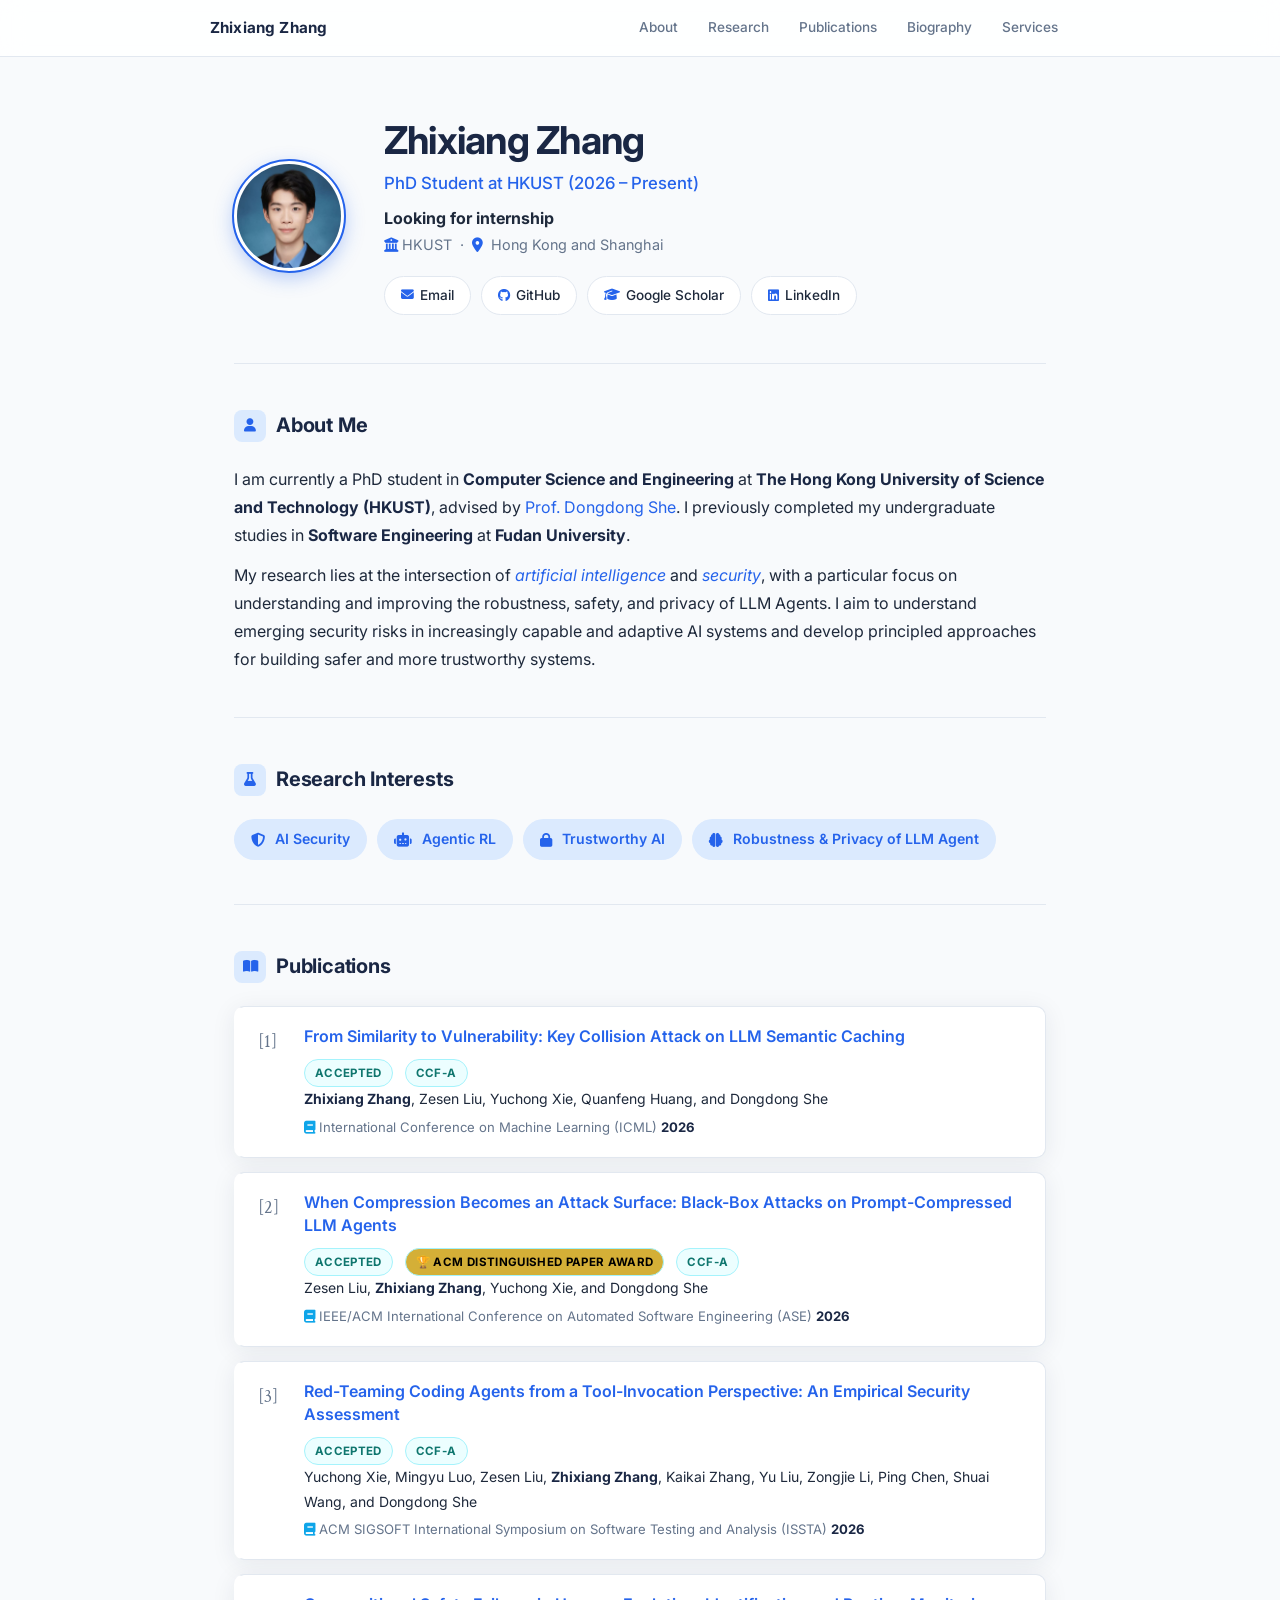
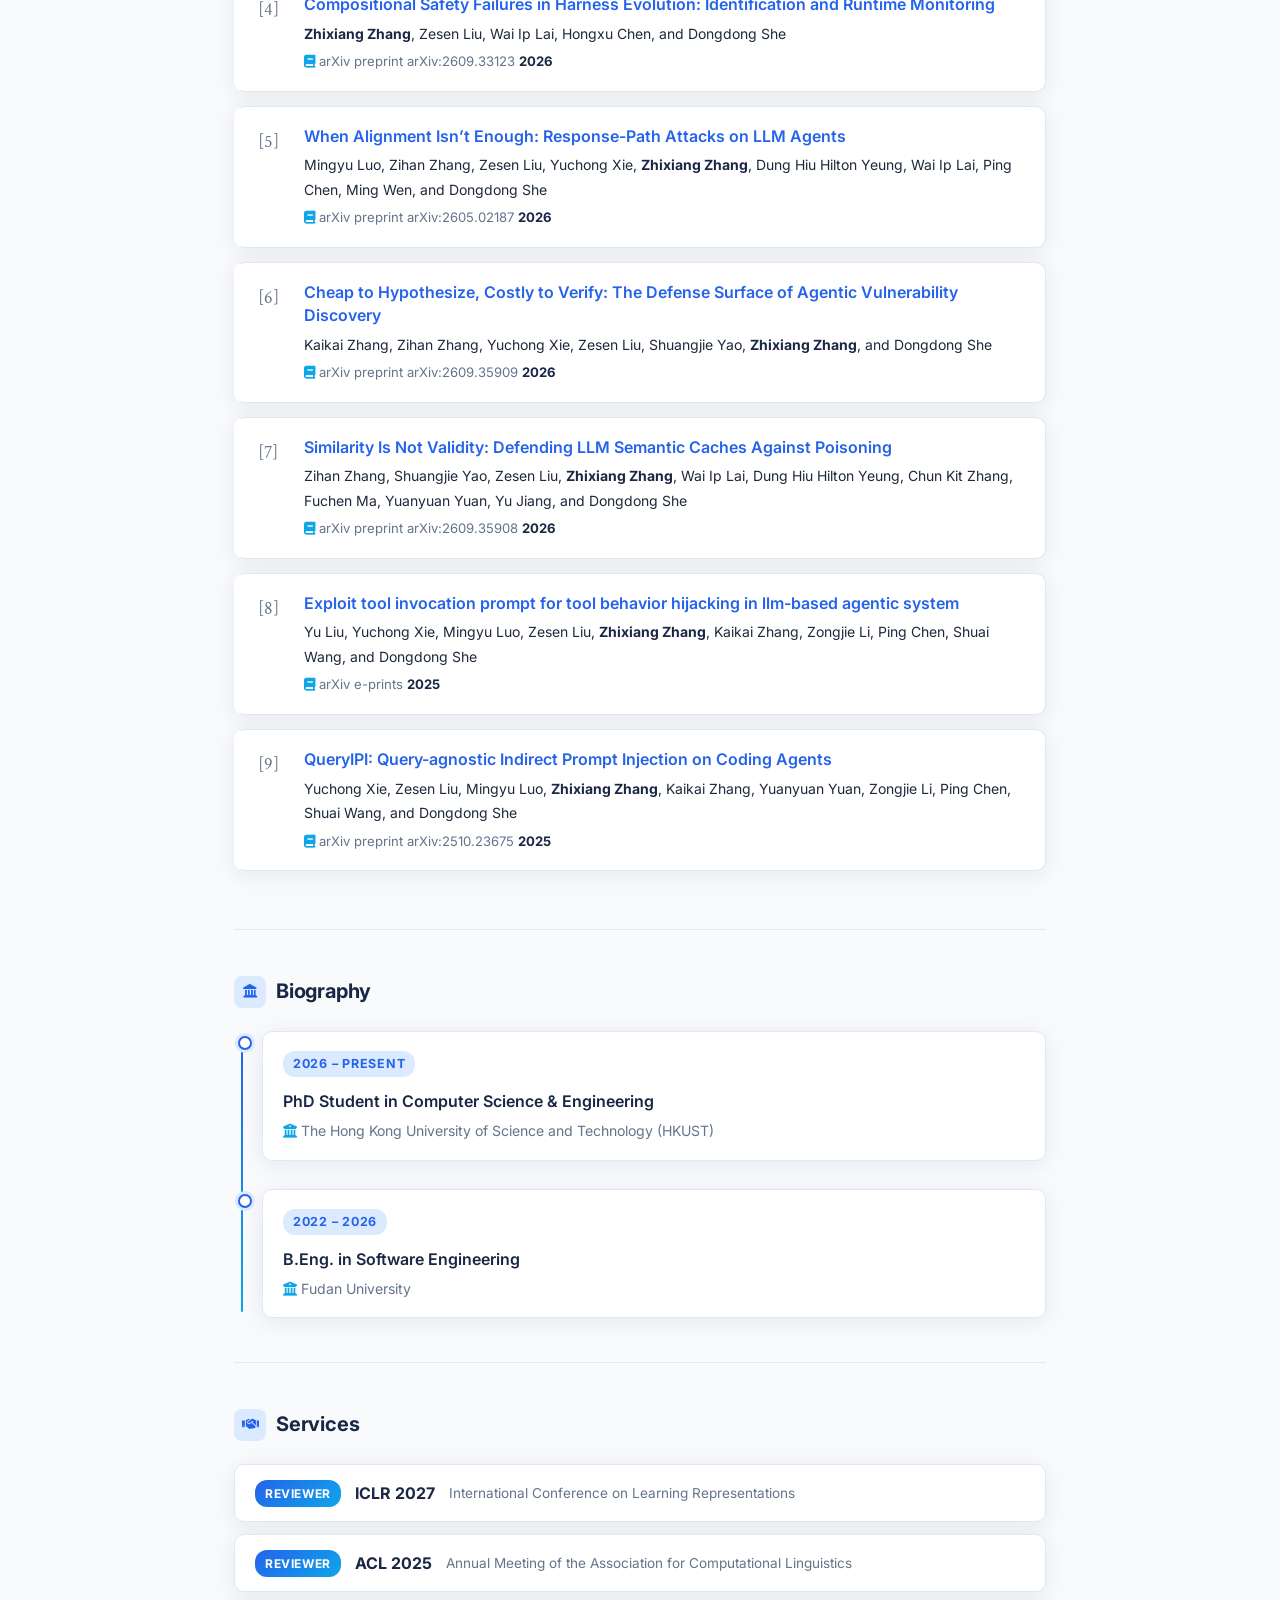
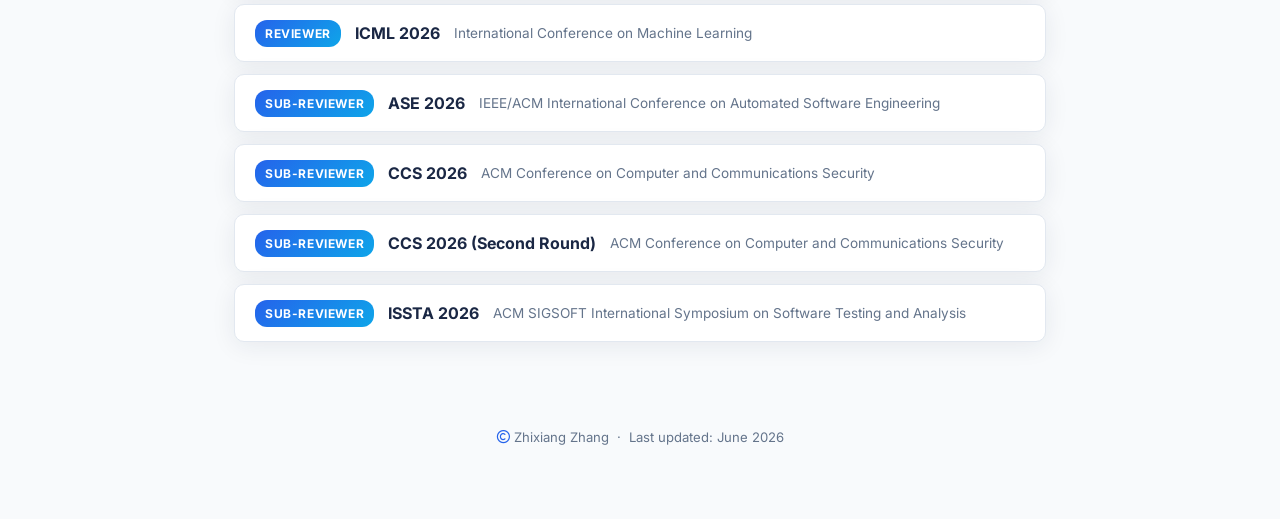
<file: index.html>
<!DOCTYPE html>
<html lang="en">
<head>
    <!-- Google tag (gtag.js) -->
    <script async src="https://www.googletagmanager.com/gtag/js?id=G-J71MTXM63K"></script>
    <script>
        window.dataLayer = window.dataLayer || [];
        function gtag(){dataLayer.push(arguments);}
        gtag('js', new Date());
        gtag('config', 'G-J71MTXM63K');
    </script>
    <meta charset="UTF-8">
    <meta name="viewport" content="width=device-width, initial-scale=1.0">
    <title>Zhixiang Zhang | Fudan & HKUST</title>
    <link rel="stylesheet" href="style.css?v=2">
    <link href="https://fonts.googleapis.com/css2?family=Inter:wght@300;400;500;600;700&family=Crimson+Text:ital,wght@0,400;0,600;1,400&display=swap" rel="stylesheet">
    <link rel="stylesheet" href="https://cdnjs.cloudflare.com/ajax/libs/font-awesome/6.5.0/css/all.min.css">
</head>
<body>
    <!-- Top navigation bar -->
    <nav class="topnav">
        <div class="nav-inner">
            <span class="nav-name">Zhixiang Zhang</span>
            <div class="nav-links">
                <a href="#about">About</a>
                <a href="#research-interests">Research</a>
                <a href="#publications">Publications</a>
                <a href="#biography">Biography</a>
                <a href="#services">Services</a>
            </div>
        </div>
    </nav>

    <div class="page-wrapper">
        <!-- Hero / Profile -->
        <header class="hero">
            <div class="hero-avatar">
                <img src="avatar.jpg" alt="Zhixiang Zhang" class="avatar-img" style="width:110px;height:110px;border-radius:50%;object-fit:cover;object-position:center top;display:block;">
            </div>
            <div class="hero-info">
                <h1>Zhixiang Zhang</h1>
                <p class="hero-title">PhD Student at HKUST (2026 – Present)</p>
                <p class="hero-status"><strong>Looking for internship</strong></p>
                <p class="hero-affil">
                    <i class="fas fa-university"></i>&nbsp;HKUST &nbsp;·&nbsp;
                    <i class="fas fa-map-marker-alt"></i>&nbsp; Hong Kong and Shanghai 
                </p>
                <div class="contact-links">
                    <a href="mailto:zzx031011@gmail.com" class="btn-link">
                        <i class="fas fa-envelope"></i> Email
                    </a>
                    <a href="https://github.com/Zzx1011" target="_blank" class="btn-link">
                        <i class="fab fa-github"></i> GitHub
                    </a>
                    <a href="https://scholar.google.com/citations?user=EkCwgfYAAAAJ" target="_blank" class="btn-link">
                        <i class="fas fa-graduation-cap"></i> Google Scholar
                    </a>
                    <a href="https://www.linkedin.com/in/zhixiang-zhang-319ab9356/" target="_blank" class="btn-link">
                        <i class="fab fa-linkedin"></i> LinkedIn
                    </a>
                </div>
            </div>
        </header>

        <main>
            <!-- About -->
            <section id="about">
                <h2><span class="section-icon"><i class="fas fa-user"></i></span>About Me</h2>
                <p>I am currently a PhD student in <strong>Computer Science and Engineering</strong> at <strong>The Hong Kong University of Science and Technology (HKUST)</strong>, advised by <a href="https://cse.hkust.edu.hk/~dongdong/" target="_blank" rel="noopener noreferrer">Prof. Dongdong She</a>. I previously completed my undergraduate studies in <strong>Software Engineering</strong> at <strong>Fudan University</strong>.</p>
                <p>My research lies at the intersection of <em>artificial intelligence</em> and <em>security</em>, with a particular focus on understanding and improving the robustness, safety, and privacy of LLM Agents. I aim to understand emerging security risks in increasingly capable and adaptive AI systems and develop principled approaches for building safer and more trustworthy systems.</p>
            </section>

            <!-- Research Interests -->
            <section id="research-interests">
                <h2><span class="section-icon"><i class="fas fa-flask"></i></span>Research Interests</h2>
                <div class="interest-tags">
                    <span class="tag"><i class="fas fa-shield-alt"></i>&nbsp;AI Security</span>
                    <span class="tag"><i class="fas fa-robot"></i>&nbsp;Agentic RL</span>
                    <span class="tag"><i class="fas fa-lock"></i>&nbsp;Trustworthy AI</span>
                    <span class="tag"><i class="fas fa-brain"></i>&nbsp;Robustness &amp; Privacy of LLM Agent</span>
                </div>
            </section>

            <!-- Publications -->
            <section id="publications">
                <h2><span class="section-icon"><i class="fas fa-book-open"></i></span>Publications</h2>
                <div id="publication-list">
                    <div class="pub-skeleton">
                        <div class="skeleton-line long"></div>
                        <div class="skeleton-line medium"></div>
                        <div class="skeleton-line short"></div>
                    </div>
                </div>
            </section>

            <!-- Biography -->
            <section id="biography">
                <h2><span class="section-icon"><i class="fas fa-landmark"></i></span>Biography</h2>
                <div class="timeline">
                    <div class="timeline-item">
                        <div class="timeline-dot"></div>
                        <div class="timeline-content">
                            <span class="timeline-year">2026 – Present</span>
                            <p class="timeline-title">PhD Student in Computer Science &amp; Engineering</p>
                            <p class="timeline-place"><i class="fas fa-university"></i>&nbsp;The Hong Kong University of Science and Technology (HKUST)</p>
                        </div>
                    </div>
                    <div class="timeline-item">
                        <div class="timeline-dot"></div>
                        <div class="timeline-content">
                            <span class="timeline-year">2022 – 2026</span>
                            <p class="timeline-title">B.Eng. in Software Engineering</p>
                            <p class="timeline-place"><i class="fas fa-university"></i>&nbsp;Fudan University</p>
                        </div>
                    </div>
                </div>
            </section>

            <!-- Services -->
            <section id="services">
                <h2><span class="section-icon"><i class="fas fa-handshake"></i></span>Services</h2>
                <div class="service-list">
                    <div class="service-item">
                        <span class="service-badge">Reviewer</span>
                        <span class="service-venue">ICLR 2027</span>
                        <span class="service-type">International Conference on Learning Representations</span>
                    </div>
                    <div class="service-item">
                        <span class="service-badge">Reviewer</span>
                        <span class="service-venue">ACL 2025</span>
                        <span class="service-type">Annual Meeting of the Association for Computational Linguistics</span>
                    </div>
                    <div class="service-item">
                        <span class="service-badge">Reviewer</span>
                        <span class="service-venue">ICML 2026</span>
                        <span class="service-type">International Conference on Machine Learning</span>
                    </div>
                    <div class="service-item">
                        <span class="service-badge">Sub-Reviewer</span>
                        <span class="service-venue">ASE 2026</span>
                        <span class="service-type">IEEE/ACM International Conference on Automated Software Engineering</span>
                    </div>
                    <div class="service-item">
                        <span class="service-badge">Sub-Reviewer</span>
                        <span class="service-venue">CCS 2026</span>
                        <span class="service-type">ACM Conference on Computer and Communications Security</span>
                    </div>
                    <div class="service-item">
                        <span class="service-badge">Sub-Reviewer</span>
                        <span class="service-venue">CCS 2026 (Second Round)</span>
                        <span class="service-type">ACM Conference on Computer and Communications Security</span>
                    </div>
                    <div class="service-item">
                        <span class="service-badge">Sub-Reviewer</span>
                        <span class="service-venue">ISSTA 2026</span>
                        <span class="service-type">ACM SIGSOFT International Symposium on Software Testing and Analysis</span>
                    </div>
                </div>
            </section>
        </main>

        <footer>
            <p><i class="far fa-copyright"></i> Zhixiang Zhang &nbsp;·&nbsp; Last updated: June 2026</p>
        </footer>
    </div>

    <script>
        const publications = [
            {
                title: "From Similarity to Vulnerability: Key Collision Attack on LLM Semantic Caching",
                url: "https://arxiv.org/abs/2601.23088",
                authors: "Zhixiang Zhang and Zesen Liu and Yuchong Xie and Quanfeng Huang and Dongdong She",
                venue: "International Conference on Machine Learning (ICML)",
                year: 2026,
                num_citations: 0,
                status: "Accepted",
                ccfA: true
            },
            {
                title: "When Compression Becomes an Attack Surface: Black-Box Attacks on Prompt-Compressed LLM Agents",
                url: "https://arxiv.org/abs/2510.22963",
                authors: "Zesen Liu and Zhixiang Zhang and Yuchong Xie and Dongdong She",
                venue: "IEEE/ACM International Conference on Automated Software Engineering (ASE)",
                year: 2026,
                num_citations: 0,
                status: "Accepted",
                award: "ACM Distinguished Paper Award",
                ccfA: true
            },
            {
                title: "When Alignment Isn’t Enough: Response-Path Attacks on LLM Agents",
                url: "https://arxiv.org/abs/2605.02187v1",
                authors: "Mingyu Luo and Zihan Zhang and Zesen Liu and Yuchong Xie and Zhixiang Zhang and Dung Hiu Hilton Yeung and Wai Ip Lai and Ping Chen and Ming Wen and Dongdong She",
                venue: "arXiv preprint arXiv:2605.02187",
                year: 2026,
                num_citations: 0
            },
            {
                title: "Exploit tool invocation prompt for tool behavior hijacking in llm-based agentic system",
                url: "https://arxiv.org/abs/2509.05755v1",
                authors: "Yu Liu and Yuchong Xie and Mingyu Luo and Zesen Liu and Zhixiang Zhang and Kaikai Zhang and Zongjie Li and Ping Chen and Shuai Wang and Dongdong She",
                venue: "arXiv e-prints",
                year: 2025,
                num_citations: 3
            },
            {
                title: "QueryIPI: Query-agnostic Indirect Prompt Injection on Coding Agents",
                url: "https://arxiv.org/abs/2510.23675",
                authors: "Yuchong Xie and Zesen Liu and Mingyu Luo and Zhixiang Zhang and Kaikai Zhang and Yuanyuan Yuan and Zongjie Li and Ping Chen and Shuai Wang and Dongdong She",
                venue: "arXiv preprint arXiv:2510.23675",
                year: 2025,
                num_citations: 1
            },
            {
                title: "Red-Teaming Coding Agents from a Tool-Invocation Perspective: An Empirical Security Assessment",
                url: "https://arxiv.org/abs/2509.05755v6",
                authors: "Yuchong Xie and Mingyu Luo and Zesen Liu and Zhixiang Zhang and Kaikai Zhang and Yu Liu and Zongjie Li and Ping Chen and Shuai Wang and Dongdong She",
                venue: "ACM SIGSOFT International Symposium on Software Testing and Analysis (ISSTA)",
                year: 2026,
                num_citations: 0,
                status: "Accepted",
                ccfA: true
            },
            {
                title: "Cheap to Hypothesize, Costly to Verify: The Defense Surface of Agentic Vulnerability Discovery",
                url: "https://arxiv.org/abs/2609.35909",
                authors: "Kaikai Zhang and Zihan Zhang and Yuchong Xie and Zesen Liu and Shuangjie Yao and Zhixiang Zhang and Dongdong She",
                venue: "arXiv preprint arXiv:2609.35909",
                year: 2026,
                num_citations: 0
            },
            {
                title: "Similarity Is Not Validity: Defending LLM Semantic Caches Against Poisoning",
                url: "https://arxiv.org/abs/2609.35908",
                authors: "Zihan Zhang and Shuangjie Yao and Zesen Liu and Zhixiang Zhang and Wai Ip Lai and Dung Hiu Hilton Yeung and Chun Kit Zhang and Fuchen Ma and Yuanyuan Yuan and Yu Jiang and Dongdong She",
                venue: "arXiv preprint arXiv:2609.35908",
                year: 2026,
                num_citations: 0
            },
            {
                title: "Compositional Safety Failures in Harness Evolution: Identification and Runtime Monitoring",
                url: "https://arxiv.org/abs/2609.33123",
                authors: "Zhixiang Zhang and Zesen Liu and Wai Ip Lai and Hongxu Chen and Dongdong She",
                venue: "arXiv preprint arXiv:2609.33123",
                year: 2026,
                num_citations: 0
            }
        ];

        const publicationPriority = {
            "From Similarity to Vulnerability: Key Collision Attack on LLM Semantic Caching": 0,
            "When Compression Becomes an Attack Surface: Black-Box Attacks on Prompt-Compressed LLM Agents": 1,
            "Red-Teaming Coding Agents from a Tool-Invocation Perspective: An Empirical Security Assessment": 2,
            "Compositional Safety Failures in Harness Evolution: Identification and Runtime Monitoring": 3
        };

        function formatAuthors(authors) {
            const parts = authors.split(/\s+and\s+/).filter(Boolean);
            let formatted = authors;

            if (parts.length > 1) {
                if (parts.length === 2) {
                    formatted = `${parts[0]} and ${parts[1]}`;
                } else {
                    formatted = `${parts.slice(0, -1).join(', ')}, and ${parts[parts.length - 1]}`;
                }
            }

            return formatted.replaceAll('Zhixiang Zhang', '<strong>Zhixiang Zhang</strong>');
        }

        function renderPublications(publications) {
            const container = document.getElementById('publication-list');
            container.innerHTML = '';

            if (publications.length > 0) {
                publications.forEach((pub, idx) => {
                    const badges = [];
                    if (pub.status) badges.push(`<span class="pub-badge">${pub.status}</span>`);
                    if (pub.award) badges.push(`<span class="pub-badge pub-badge-award" style="background-color:#d4af37;color:#000;">🏆 ${pub.award}</span>`);
                    if (pub.ccfA) badges.push(`<span class="pub-badge pub-badge-secondary">CCF-A</span>`);
                    const statusMarkup = badges.join('');
                    const item = document.createElement('div');
                    item.className = 'pub-item';
                    item.innerHTML = `
                        <div class="pub-index">[${idx + 1}]</div>
                        <div class="pub-body">
                            <div class="pub-title-row">
                                <p class="pub-title"><a href="${pub.url}" target="_blank" rel="noopener noreferrer">${pub.title}</a></p>
                                ${statusMarkup}
                            </div>
                            <p class="pub-authors">${formatAuthors(pub.authors)}</p>
                            <p class="pub-venue"><i class="fas fa-book"></i>&nbsp;${pub.venue} <strong>${pub.year}</strong></p>
                        </div>
                    `;
                    container.appendChild(item);
                });
            } else {
                container.innerHTML = '<p class="pub-empty">Check back soon for new publications.</p>';
            }
        }

        const sortedPublications = [...publications].sort((a, b) => {
            const aPriority = publicationPriority[a.title] ?? 999;
            const bPriority = publicationPriority[b.title] ?? 999;
            if (aPriority !== bPriority) return aPriority - bPriority;

            const aAccepted = Boolean(a.status);
            const bAccepted = Boolean(b.status);
            if (aAccepted !== bAccepted) return aAccepted ? -1 : 1;
            return b.year - a.year;
        });

        renderPublications(sortedPublications);

        /* Smooth active nav highlight on scroll */
        const sections = document.querySelectorAll('section[id]');
        const navLinks = document.querySelectorAll('.nav-links a');
        window.addEventListener('scroll', () => {
            let current = '';
            sections.forEach(sec => {
                if (window.scrollY >= sec.offsetTop - 80) current = sec.getAttribute('id');
            });
            navLinks.forEach(a => {
                a.classList.toggle('active', a.getAttribute('href') === '#' + current);
            });
        });
    </script>
</body>
</html>
</file>
<file: style.css>
/* ============================================================
   Base & Reset
   ============================================================ */
*, *::before, *::after { box-sizing: border-box; margin: 0; padding: 0; }

:root {
    --navy:    #1a2744;
    --blue:    #2563eb;
    --blue-lt: #dbeafe;
    --accent:  #0ea5e9;
    --text:    #1e293b;
    --muted:   #64748b;
    --border:  #e2e8f0;
    --bg:      #f8fafc;
    --white:   #ffffff;
    --radius:  10px;
    --shadow:  0 4px 24px rgba(30,41,59,.08);
    --shadow-hover: 0 8px 32px rgba(37,99,235,.13);
    --font-body: 'Inter', -apple-system, sans-serif;
    --font-serif: 'Crimson Text', Georgia, serif;
}

html { scroll-behavior: smooth; }

body {
    font-family: var(--font-body);
    font-size: 16px;
    line-height: 1.75;
    color: var(--text);
    background: var(--bg);
}

a { color: var(--blue); text-decoration: none; }
a:hover { text-decoration: underline; }

/* ============================================================
   Top Navigation
   ============================================================ */
.topnav {
    position: sticky;
    top: 0;
    z-index: 100;
    background: rgba(255,255,255,.85);
    backdrop-filter: blur(12px);
    -webkit-backdrop-filter: blur(12px);
    border-bottom: 1px solid var(--border);
    padding: 0 20px;
}

.nav-inner {
    max-width: 860px;
    margin: 0 auto;
    display: flex;
    align-items: center;
    justify-content: space-between;
    height: 56px;
}

.nav-name {
    font-weight: 700;
    font-size: .95rem;
    color: var(--navy);
    letter-spacing: .01em;
}

.nav-links { display: flex; gap: 6px; }

.nav-links a {
    font-size: .85rem;
    font-weight: 500;
    color: var(--muted);
    padding: 5px 12px;
    border-radius: 20px;
    transition: background .2s, color .2s;
}

.nav-links a:hover,
.nav-links a.active {
    background: var(--blue-lt);
    color: var(--blue);
    text-decoration: none;
}

/* ============================================================
   Page Wrapper
   ============================================================ */
.page-wrapper {
    max-width: 860px;
    margin: 0 auto;
    padding: 0 24px 60px;
}

/* ============================================================
   Hero / Header
   ============================================================ */
.hero {
    display: flex;
    align-items: center;
    gap: 40px;
    padding: 60px 0 48px;
    border-bottom: 1px solid var(--border);
}

/* Avatar */
.hero-avatar { flex-shrink: 0; }

.avatar-img {
    width: 110px;
    height: 110px;
    border-radius: 50%;
    object-fit: cover;
    object-position: center top;
    box-shadow: 0 6px 20px rgba(37,99,235,.35);
    border: 3px solid var(--white);
    outline: 2px solid var(--blue);
}

/* Info */
.hero-info h1 {
    font-size: 2.4rem;
    font-weight: 700;
    color: var(--navy);
    letter-spacing: -.02em;
    line-height: 1.2;
    margin-bottom: 6px;
}

.hero-title {
    font-size: 1.05rem;
    color: var(--blue);
    font-weight: 500;
    margin-bottom: 6px;
}

.hero-affil {
    font-size: .9rem;
    color: var(--muted);
    margin-bottom: 18px;
}

.hero-affil i { color: var(--blue); }

/* Contact buttons */
.contact-links { display: flex; flex-wrap: wrap; gap: 10px; }

.btn-link {
    display: inline-flex;
    align-items: center;
    gap: 6px;
    padding: 7px 16px;
    border: 1.5px solid var(--border);
    border-radius: 24px;
    font-size: .85rem;
    font-weight: 500;
    color: var(--text);
    background: var(--white);
    transition: all .2s;
}

.btn-link i { font-size: .8rem; color: var(--blue); }

.btn-link:hover {
    border-color: var(--blue);
    background: var(--blue-lt);
    color: var(--blue);
    text-decoration: none;
    transform: translateY(-1px);
    box-shadow: 0 4px 12px rgba(37,99,235,.15);
}

/* ============================================================
   Sections — Common
   ============================================================ */
main section {
    padding: 44px 0;
    border-bottom: 1px solid var(--border);
}

main section:last-child { border-bottom: none; }

h2 {
    display: flex;
    align-items: center;
    gap: 10px;
    font-size: 1.25rem;
    font-weight: 700;
    color: var(--navy);
    margin-bottom: 22px;
    letter-spacing: -.01em;
}

.section-icon {
    width: 32px;
    height: 32px;
    border-radius: 8px;
    background: var(--blue-lt);
    color: var(--blue);
    display: inline-flex;
    align-items: center;
    justify-content: center;
    font-size: .85rem;
    flex-shrink: 0;
}

/* About prose */
#about p {
    color: var(--text);
    margin-bottom: 12px;
    font-size: 1rem;
}
#about p:last-child { margin-bottom: 0; }
#about strong { color: var(--navy); }
#about em { font-style: italic; color: var(--blue); }

/* ============================================================
   Research Interest Tags
   ============================================================ */
.interest-tags { display: flex; flex-wrap: wrap; gap: 10px; }

.tag {
    display: inline-flex;
    align-items: center;
    gap: 6px;
    background: var(--blue-lt);
    color: var(--blue);
    padding: 7px 16px;
    border-radius: 24px;
    font-size: .88rem;
    font-weight: 600;
    border: 1.5px solid transparent;
    transition: all .2s;
    cursor: default;
}

.tag:hover {
    background: var(--blue);
    color: #fff;
    box-shadow: 0 4px 12px rgba(37,99,235,.3);
}

/* ============================================================
   Biography — Timeline
   ============================================================ */
.timeline { position: relative; padding-left: 28px; }

.timeline::before {
    content: '';
    position: absolute;
    left: 7px;
    top: 6px;
    bottom: 6px;
    width: 2px;
    background: linear-gradient(to bottom, var(--blue), var(--accent));
    border-radius: 2px;
}

.timeline-item {
    position: relative;
    margin-bottom: 28px;
}
.timeline-item:last-child { margin-bottom: 0; }

.timeline-dot {
    position: absolute;
    left: -24px;
    top: 5px;
    width: 14px;
    height: 14px;
    border-radius: 50%;
    background: var(--white);
    border: 2.5px solid var(--blue);
    box-shadow: 0 0 0 3px var(--blue-lt);
}

.timeline-content {
    background: var(--white);
    border: 1px solid var(--border);
    border-radius: var(--radius);
    padding: 16px 20px;
    box-shadow: var(--shadow);
    transition: box-shadow .2s, transform .2s;
}

.timeline-content:hover {
    box-shadow: var(--shadow-hover);
    transform: translateX(3px);
}

.timeline-year {
    display: inline-block;
    font-size: .78rem;
    font-weight: 700;
    letter-spacing: .06em;
    text-transform: uppercase;
    color: var(--blue);
    background: var(--blue-lt);
    padding: 2px 10px;
    border-radius: 12px;
    margin-bottom: 6px;
}

.timeline-title {
    font-size: 1rem;
    font-weight: 600;
    color: var(--navy);
    margin: 4px 0 4px;
}

.timeline-place {
    font-size: .88rem;
    color: var(--muted);
}

.timeline-place i { color: var(--accent); }

/* ============================================================
   Services
   ============================================================ */
.service-list { display: flex; flex-direction: column; gap: 12px; }

.service-item {
    display: flex;
    align-items: center;
    gap: 14px;
    background: var(--white);
    border: 1px solid var(--border);
    border-radius: var(--radius);
    padding: 14px 20px;
    box-shadow: var(--shadow);
    transition: box-shadow .2s, transform .2s;
}

.service-item:hover {
    box-shadow: var(--shadow-hover);
    transform: translateX(3px);
    border-color: var(--blue);
}

.service-badge {
    flex-shrink: 0;
    font-size: .75rem;
    font-weight: 700;
    letter-spacing: .05em;
    text-transform: uppercase;
    color: var(--white);
    background: linear-gradient(135deg, var(--blue), var(--accent));
    padding: 3px 10px;
    border-radius: 12px;
}

.service-venue {
    font-weight: 700;
    font-size: 1rem;
    color: var(--navy);
    flex-shrink: 0;
}

.service-type {
    font-size: .85rem;
    color: var(--muted);
}

/* ============================================================
   Publications
   ============================================================ */
.pub-item {
    display: flex;
    gap: 16px;
    background: var(--white);
    border: 1px solid var(--border);
    border-left: 4px solid transparent;
    border-radius: var(--radius);
    padding: 18px 20px;
    margin-bottom: 14px;
    box-shadow: var(--shadow);
    transition: all .2s;
}

.pub-item:hover {
    border-left-color: var(--blue);
    box-shadow: var(--shadow-hover);
    transform: translateX(3px);
}

.pub-index {
    flex-shrink: 0;
    font-family: var(--font-serif);
    font-size: 1.1rem;
    color: var(--muted);
    padding-top: 2px;
    min-width: 30px;
}

.pub-title {
    font-size: 1rem;
    font-weight: 600;
    color: var(--navy);
    line-height: 1.45;
    margin-bottom: 5px;
    flex: 1 1 100%;
}

.pub-title-row {
    display: flex;
    align-items: center;
    gap: 12px;
    flex-wrap: wrap;
    row-gap: 6px;
}

.pub-badge {
    flex-shrink: 0;
    display: inline-flex;
    align-items: center;
    padding: 3px 10px;
    border-radius: 999px;
    background: #ecfeff;
    color: #0f766e;
    border: 1px solid #a5f3fc;
    font-size: .72rem;
    font-weight: 700;
    letter-spacing: .03em;
    text-transform: uppercase;
}

.pub-authors {
    font-size: .875rem;
    color: var(--text);
    margin-bottom: 4px;
}

.pub-authors strong {
    color: var(--navy);
    font-weight: 700;
}

.pub-venue {
    font-size: .82rem;
    color: var(--muted);
}

.pub-venue i { color: var(--accent); }
.pub-venue strong { color: var(--navy); }

.pub-empty {
    color: var(--muted);
    font-style: italic;
    padding: 12px 0;
}

.pub-empty a { color: var(--blue); }

/* Skeleton loading */
.pub-skeleton {
    background: var(--white);
    border: 1px solid var(--border);
    border-radius: var(--radius);
    padding: 18px 20px;
}

.skeleton-line {
    height: 13px;
    border-radius: 6px;
    background: linear-gradient(90deg, #e2e8f0 25%, #f1f5f9 50%, #e2e8f0 75%);
    background-size: 200% 100%;
    animation: shimmer 1.4s infinite;
    margin-bottom: 10px;
}

.skeleton-line.long   { width: 85%; }
.skeleton-line.medium { width: 60%; }
.skeleton-line.short  { width: 35%; }

@keyframes shimmer {
    0%   { background-position: 200% 0; }
    100% { background-position: -200% 0; }
}

/* ============================================================
   Footer
   ============================================================ */
footer {
    text-align: center;
    padding: 40px 0 10px;
    font-size: .82rem;
    color: var(--muted);
}

footer i { color: var(--blue); }

/* ============================================================
   Responsive
   ============================================================ */
@media (max-width: 640px) {
    .hero {
        flex-direction: column;
        align-items: flex-start;
        gap: 22px;
        padding: 40px 0 32px;
    }

    .hero-info h1 { font-size: 1.9rem; }

    .nav-links a { padding: 5px 8px; }

    .service-item { flex-wrap: wrap; }

    .pub-item { flex-direction: column; gap: 8px; }

    .pub-title-row {
        flex-direction: column;
        align-items: flex-start;
    }
}
</file>
